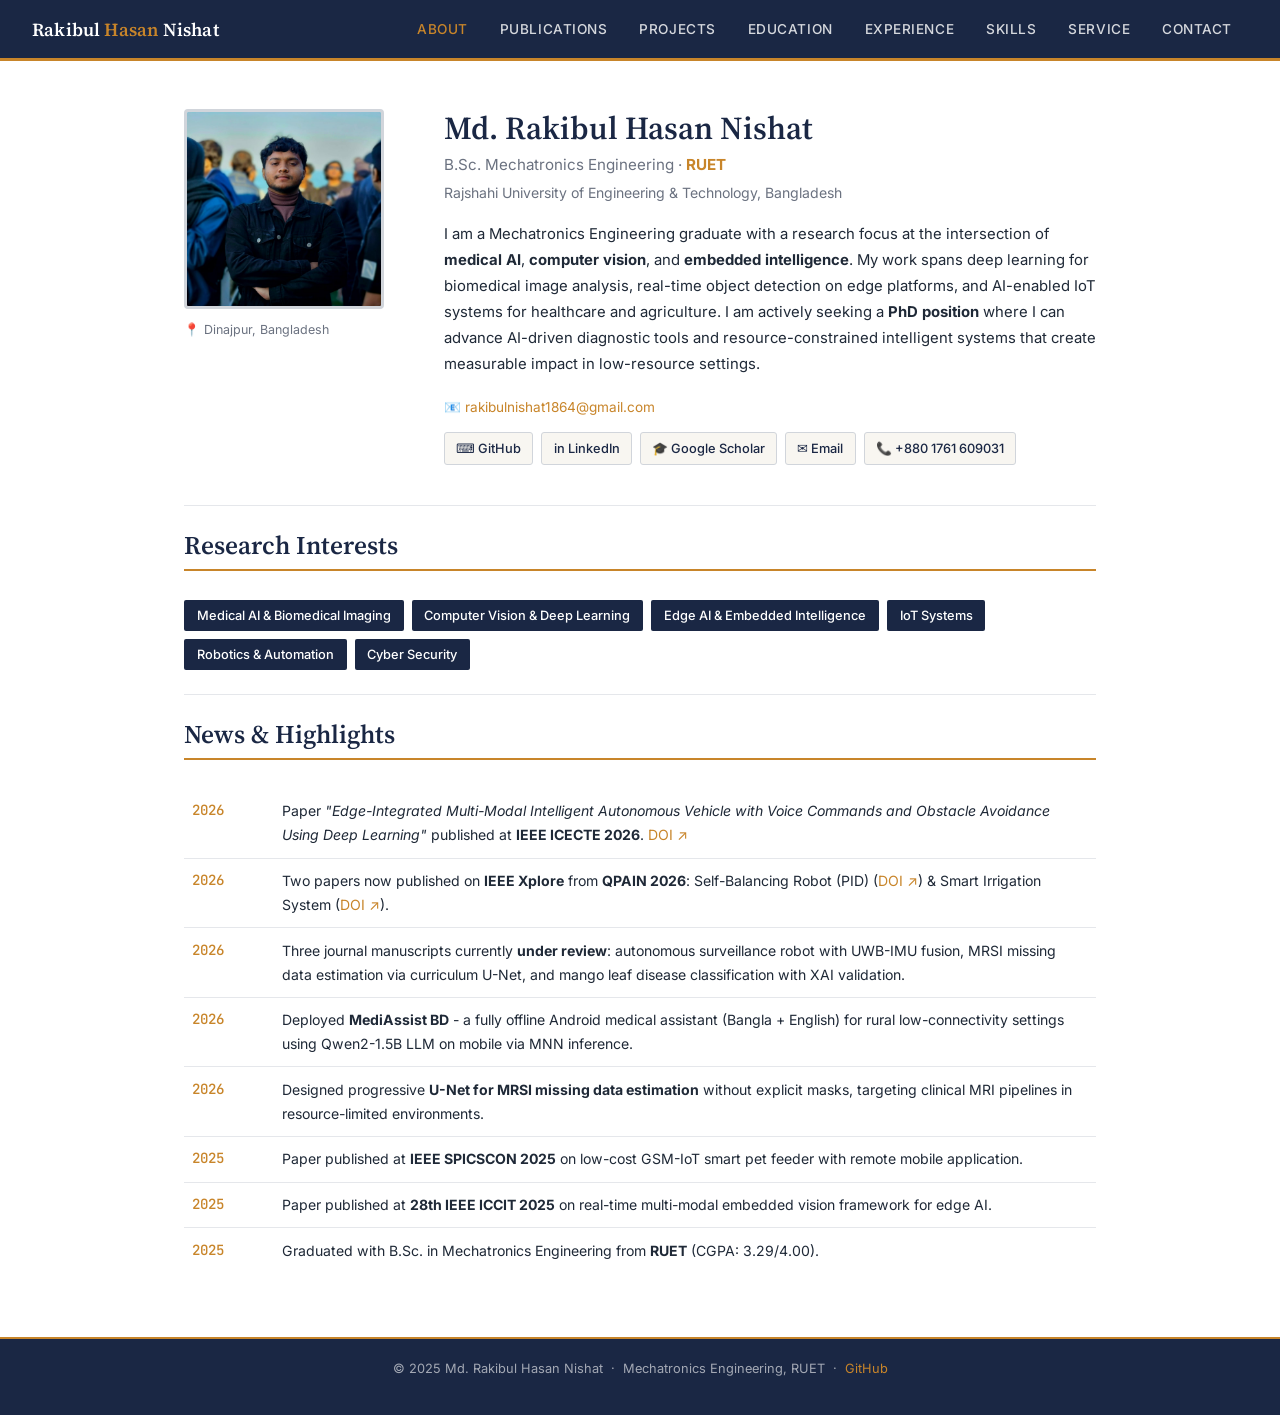
<file: index.html>
<!DOCTYPE html>
<html lang="en">
<head>
  <meta charset="utf-8">
  <meta name="viewport" content="width=device-width, initial-scale=1, shrink-to-fit=no">
  <title>Md. Rakibul Hasan Nishat</title>
  <link rel="stylesheet" href="https://stackpath.bootstrapcdn.com/bootstrap/4.5.2/css/bootstrap.min.css">
  <link rel="stylesheet" href="style.css">
</head>
<body>

<nav class="navbar navbar-expand-md navbar-dark sticky-top">
  <a class="navbar-brand" href="index.html">Rakibul <span>Hasan</span> Nishat</a>
  <button class="navbar-toggler" type="button" data-toggle="collapse" data-target="#navMenu">
    <span class="navbar-toggler-icon"></span>
  </button>
  <div class="collapse navbar-collapse" id="navMenu">
    <ul class="navbar-nav ml-auto">
      <li class="nav-item"><a class="nav-link active" href="index.html">About</a></li>
      <li class="nav-item"><a class="nav-link" href="publications.html">Publications</a></li>
      <li class="nav-item"><a class="nav-link" href="projects.html">Projects</a></li>
      <li class="nav-item"><a class="nav-link" href="education.html">Education</a></li>
      <li class="nav-item"><a class="nav-link" href="experience.html">Experience</a></li>
      <li class="nav-item"><a class="nav-link" href="skills.html">Skills</a></li>
      <li class="nav-item"><a class="nav-link" href="service.html">Service</a></li>
      <li class="nav-item"><a class="nav-link" href="contact.html">Contact</a></li>
    </ul>
  </div>
</nav>

<div class="page-wrapper">

  <!-- HERO -->
  <div class="hero-grid">
    <div class="hero-photo">
      <!-- Replace src with your actual photo: <img src="images/photo.jpg" alt="Rakibul Hasan Nishat"> -->
      <img src="photo.jpeg" alt="Rakibul Hasan Nishat">
      <div style="margin-top:0.75rem; font-size:0.78rem; color:var(--gray); line-height:1.5;">
        📍 Dinajpur, Bangladesh
      </div>
    </div>

    <div class="hero-info">
      <h1>Md. Rakibul Hasan Nishat</h1>
      <div class="role">B.Sc. Mechatronics Engineering · <strong>RUET</strong></div>
      <div class="affil">Rajshahi University of Engineering &amp; Technology, Bangladesh</div>

      <p class="bio">
        I am a Mechatronics Engineering graduate with a research focus at the intersection of
        <strong>medical AI</strong>, <strong>computer vision</strong>, and <strong>embedded intelligence</strong>.
        My work spans deep learning for biomedical image analysis, real-time object detection on edge
        platforms, and AI-enabled IoT systems for healthcare and agriculture.
        I am actively seeking a <strong>PhD position</strong> where I can advance AI-driven diagnostic
        tools and resource-constrained intelligent systems that create measurable impact in
        low-resource settings.
      </p>

      <p style="font-size:0.85rem; color:var(--gray); margin-bottom:0.8rem;">
        📧 <a href="mailto:rakibulnishat1864@gmail.com" style="color:var(--amber);">rakibulnishat1864@gmail.com</a>
      </p>

      <div class="social-links">
        <a href="https://github.com/rakibulnishat" target="_blank">⌨ GitHub</a>
        <a href="https://linkedin.com/in/rakibul-hasan-nishat-8a9907200" target="_blank">in LinkedIn</a>
        <a href="https://scholar.google.com/citations?user=VxEjSdcAAAAJ&hl=en" target="_blank">🎓 Google Scholar</a>
        <a href="mailto:rakibulnishat1864@gmail.com">✉ Email</a>
        <a href="tel:+8801761609031">📞 +880 1761 609031</a>
      </div>
    </div>
  </div>

  <hr class="sec">

  <!-- RESEARCH INTERESTS -->
  <h2 class="page-title">Research Interests</h2>
  <div class="ri-grid">
    <span class="ri-pill">Medical AI &amp; Biomedical Imaging</span>
    <span class="ri-pill">Computer Vision &amp; Deep Learning</span>
    <span class="ri-pill">Edge AI &amp; Embedded Intelligence</span>
    <span class="ri-pill">IoT Systems</span>
    <span class="ri-pill">Robotics &amp; Automation</span>
    <span class="ri-pill">Cyber Security</span>
  </div>

  <hr class="sec">

  <!-- LATEST NEWS / HIGHLIGHTS -->
  <h2 class="page-title">News &amp; Highlights</h2>
  <table class="news-table">
    <tr>
      <td class="news-date">2026</td>
      <td>Paper <em>"Edge-Integrated Multi-Modal Intelligent Autonomous Vehicle with Voice Commands and Obstacle Avoidance Using Deep Learning"</em> published at <strong>IEEE ICECTE 2026</strong>. <a href="https://ieeexplore.ieee.org/document/11429330" target="_blank" style="color:var(--amber);">DOI ↗</a></td>
    </tr>
    <tr>
      <td class="news-date">2026</td>
      <td>Two papers now published on <strong>IEEE Xplore</strong> from <strong>QPAIN 2026</strong>: Self-Balancing Robot (PID) (<a href="https://doi.org/10.1109/QPAIN69676.2026.11545734" target="_blank" style="color:var(--amber);">DOI ↗</a>) &amp; Smart Irrigation System (<a href="https://doi.org/10.1109/QPAIN69676.2026.11546249" target="_blank" style="color:var(--amber);">DOI ↗</a>).</td>
    </tr>
    <tr>
      <td class="news-date">2026</td>
      <td>Three journal manuscripts currently <strong>under review</strong>: autonomous surveillance robot with UWB-IMU fusion, MRSI missing data estimation via curriculum U-Net, and mango leaf disease classification with XAI validation.</td>
    </tr>
    <tr>
      <td class="news-date">2026</td>
      <td>Deployed <strong>MediAssist BD</strong> - a fully offline Android medical assistant (Bangla + English) for rural low-connectivity settings using Qwen2-1.5B LLM on mobile via MNN inference.</td>
    </tr>
    <tr>
      <td class="news-date">2026</td>
      <td>Designed progressive <strong>U-Net for MRSI missing data estimation</strong> without explicit masks, targeting clinical MRI pipelines in resource-limited environments.</td>
    </tr>
    <tr>
      <td class="news-date">2025</td>
      <td>Paper published at <strong>IEEE SPICSCON 2025</strong> on low-cost GSM-IoT smart pet feeder with remote mobile application.</td>
    </tr>
    <tr>
      <td class="news-date">2025</td>
      <td>Paper published at <strong>28th IEEE ICCIT 2025</strong> on real-time multi-modal embedded vision framework for edge AI.</td>
    </tr>
    <tr>
      <td class="news-date">2025</td>
      <td>Graduated with B.Sc. in Mechatronics Engineering from <strong>RUET</strong> (CGPA: 3.29/4.00).</td>
    </tr>
  </table>

</div>

<footer>
  <p>© 2025 Md. Rakibul Hasan Nishat &nbsp;·&nbsp; Mechatronics Engineering, RUET &nbsp;·&nbsp;
    <a href="https://github.com/rakibulnishat" target="_blank">GitHub</a>
  </p>
</footer>

<script src="https://code.jquery.com/jquery-3.5.1.slim.min.js"></script>
<script src="https://cdn.jsdelivr.net/npm/bootstrap@4.5.2/dist/js/bootstrap.bundle.min.js"></script>
</body>
</html>
</file>
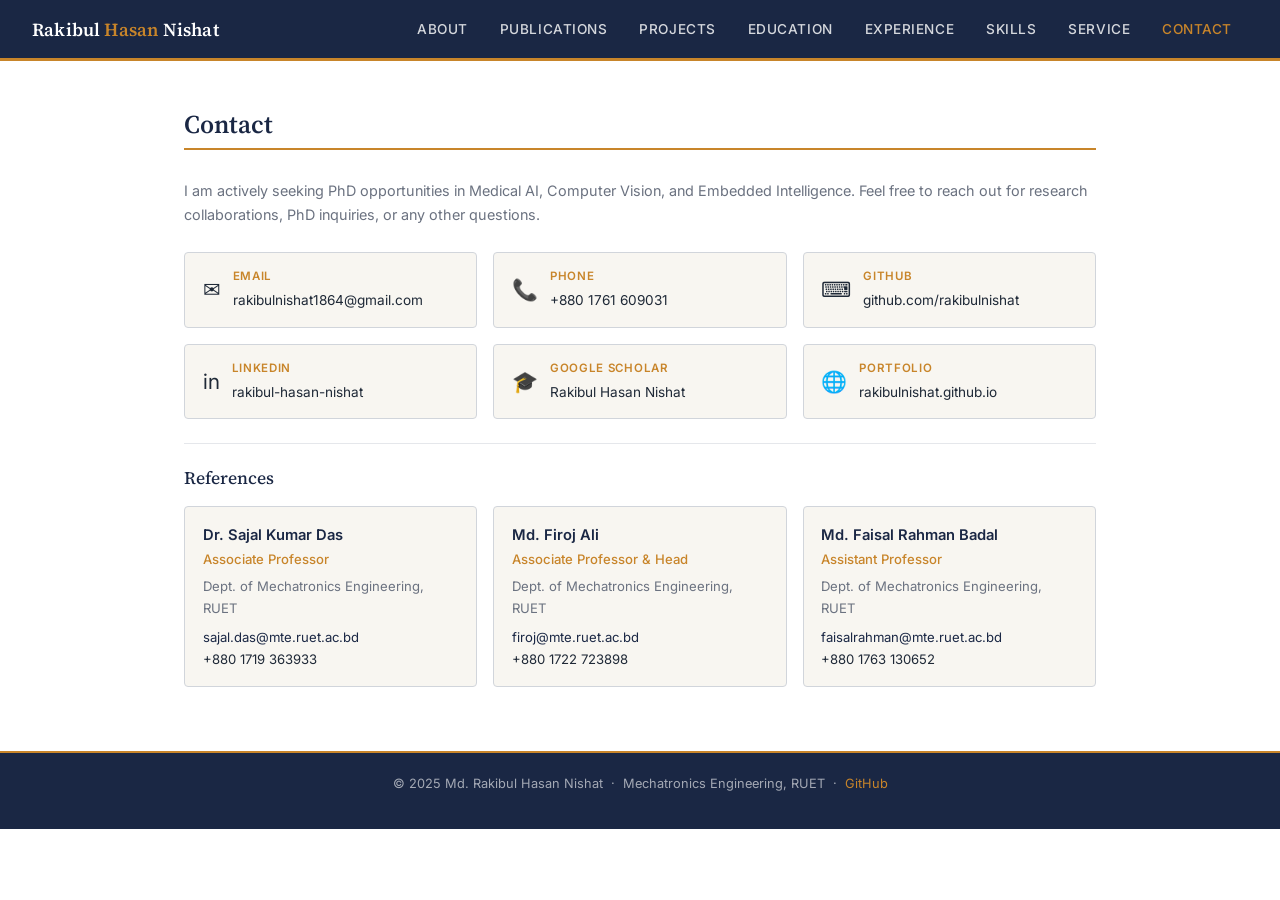
<file: contact.html>
<!DOCTYPE html>
<html lang="en">
<head>
  <meta charset="utf-8">
  <meta name="viewport" content="width=device-width, initial-scale=1, shrink-to-fit=no">
  <title>Contact — Rakibul Hasan Nishat</title>
  <link rel="stylesheet" href="https://stackpath.bootstrapcdn.com/bootstrap/4.5.2/css/bootstrap.min.css">
  <link rel="stylesheet" href="style.css">
</head>
<body>

<nav class="navbar navbar-expand-md navbar-dark sticky-top">
  <a class="navbar-brand" href="index.html">Rakibul <span>Hasan</span> Nishat</a>
  <button class="navbar-toggler" type="button" data-toggle="collapse" data-target="#navMenu">
    <span class="navbar-toggler-icon"></span>
  </button>
  <div class="collapse navbar-collapse" id="navMenu">
    <ul class="navbar-nav ml-auto">
      <li class="nav-item"><a class="nav-link" href="index.html">About</a></li>
      <li class="nav-item"><a class="nav-link" href="publications.html">Publications</a></li>
      <li class="nav-item"><a class="nav-link" href="projects.html">Projects</a></li>
      <li class="nav-item"><a class="nav-link" href="education.html">Education</a></li>
      <li class="nav-item"><a class="nav-link" href="experience.html">Experience</a></li>
      <li class="nav-item"><a class="nav-link" href="skills.html">Skills</a></li>
      <li class="nav-item"><a class="nav-link" href="service.html">Service</a></li>
      <li class="nav-item"><a class="nav-link active" href="contact.html">Contact</a></li>
    </ul>
  </div>
</nav>

<div class="page-wrapper">
  <h2 class="page-title">Contact</h2>
  <p style="font-size:0.9rem; color:var(--gray); margin-bottom:1.5rem;">
    I am actively seeking PhD opportunities in Medical AI, Computer Vision, and Embedded Intelligence.
    Feel free to reach out for research collaborations, PhD inquiries, or any other questions.
  </p>

  <div class="contact-grid">
    <a class="contact-card" href="mailto:rakibulnishat1864@gmail.com">
      <span class="cc-icon">✉</span>
      <div>
        <span class="cc-label">Email</span>
        <span class="cc-value">rakibulnishat1864@gmail.com</span>
      </div>
    </a>
    <a class="contact-card" href="tel:+8801761609031">
      <span class="cc-icon">📞</span>
      <div>
        <span class="cc-label">Phone</span>
        <span class="cc-value">+880 1761 609031</span>
      </div>
    </a>
    <a class="contact-card" href="https://github.com/rakibulnishat" target="_blank">
      <span class="cc-icon">⌨</span>
      <div>
        <span class="cc-label">GitHub</span>
        <span class="cc-value">github.com/rakibulnishat</span>
      </div>
    </a>
    <a class="contact-card" href="https://linkedin.com/in/rakibul-hasan-nishat-8a9907200" target="_blank">
      <span class="cc-icon">in</span>
      <div>
        <span class="cc-label">LinkedIn</span>
        <span class="cc-value">rakibul-hasan-nishat</span>
      </div>
    </a>
    <a class="contact-card" href="https://scholar.google.com/citations?user=VxEjSdcAAAAJ&hl=en" target="_blank">
      <span class="cc-icon">🎓</span>
      <div>
        <span class="cc-label">Google Scholar</span>
        <span class="cc-value">Rakibul Hasan Nishat</span>
      </div>
    </a>
    <a class="contact-card" href="https://rakibulnishat.github.io" target="_blank">
      <span class="cc-icon">🌐</span>
      <div>
        <span class="cc-label">Portfolio</span>
        <span class="cc-value">rakibulnishat.github.io</span>
      </div>
    </a>
  </div>

  <hr class="sec">
  <h3 style="font-family:'Source Serif 4',serif; font-size:1.1rem; color:var(--navy); margin-bottom:1rem;">References</h3>

  <div style="display:grid; grid-template-columns:repeat(auto-fill,minmax(260px,1fr)); gap:1rem;">
    <div style="background:var(--cream); border:1px solid var(--border); border-radius:4px; padding:1rem 1.1rem;">
      <div style="font-weight:600; color:var(--navy); font-size:0.92rem;">Dr. Sajal Kumar Das</div>
      <div style="font-size:0.82rem; color:var(--amber); font-weight:500; margin-bottom:0.3rem;">Associate Professor</div>
      <div style="font-size:0.82rem; color:var(--gray);">Dept. of Mechatronics Engineering, RUET</div>
      <div style="font-size:0.82rem; margin-top:0.4rem;">
        <a href="mailto:sajal.das@mte.ruet.ac.bd" style="color:var(--navy);">sajal.das@mte.ruet.ac.bd</a><br>
        +880 1719 363933
      </div>
    </div>
    <div style="background:var(--cream); border:1px solid var(--border); border-radius:4px; padding:1rem 1.1rem;">
      <div style="font-weight:600; color:var(--navy); font-size:0.92rem;">Md. Firoj Ali</div>
      <div style="font-size:0.82rem; color:var(--amber); font-weight:500; margin-bottom:0.3rem;">Associate Professor &amp; Head</div>
      <div style="font-size:0.82rem; color:var(--gray);">Dept. of Mechatronics Engineering, RUET</div>
      <div style="font-size:0.82rem; margin-top:0.4rem;">
        <a href="mailto:firoj@mte.ruet.ac.bd" style="color:var(--navy);">firoj@mte.ruet.ac.bd</a><br>
        +880 1722 723898
      </div>
    </div>
    <div style="background:var(--cream); border:1px solid var(--border); border-radius:4px; padding:1rem 1.1rem;">
      <div style="font-weight:600; color:var(--navy); font-size:0.92rem;">Md. Faisal Rahman Badal</div>
      <div style="font-size:0.82rem; color:var(--amber); font-weight:500; margin-bottom:0.3rem;">Assistant Professor</div>
      <div style="font-size:0.82rem; color:var(--gray);">Dept. of Mechatronics Engineering, RUET</div>
      <div style="font-size:0.82rem; margin-top:0.4rem;">
        <a href="mailto:faisalrahman@mte.ruet.ac.bd" style="color:var(--navy);">faisalrahman@mte.ruet.ac.bd</a><br>
        +880 1763 130652
      </div>
    </div>
  </div>
</div>

<footer>
  <p>© 2025 Md. Rakibul Hasan Nishat &nbsp;·&nbsp; Mechatronics Engineering, RUET &nbsp;·&nbsp;
    <a href="https://github.com/rakibulnishat" target="_blank">GitHub</a>
  </p>
</footer>

<script src="https://code.jquery.com/jquery-3.5.1.slim.min.js"></script>
<script src="https://cdn.jsdelivr.net/npm/bootstrap@4.5.2/dist/js/bootstrap.bundle.min.js"></script>
</body>
</html>
</file>
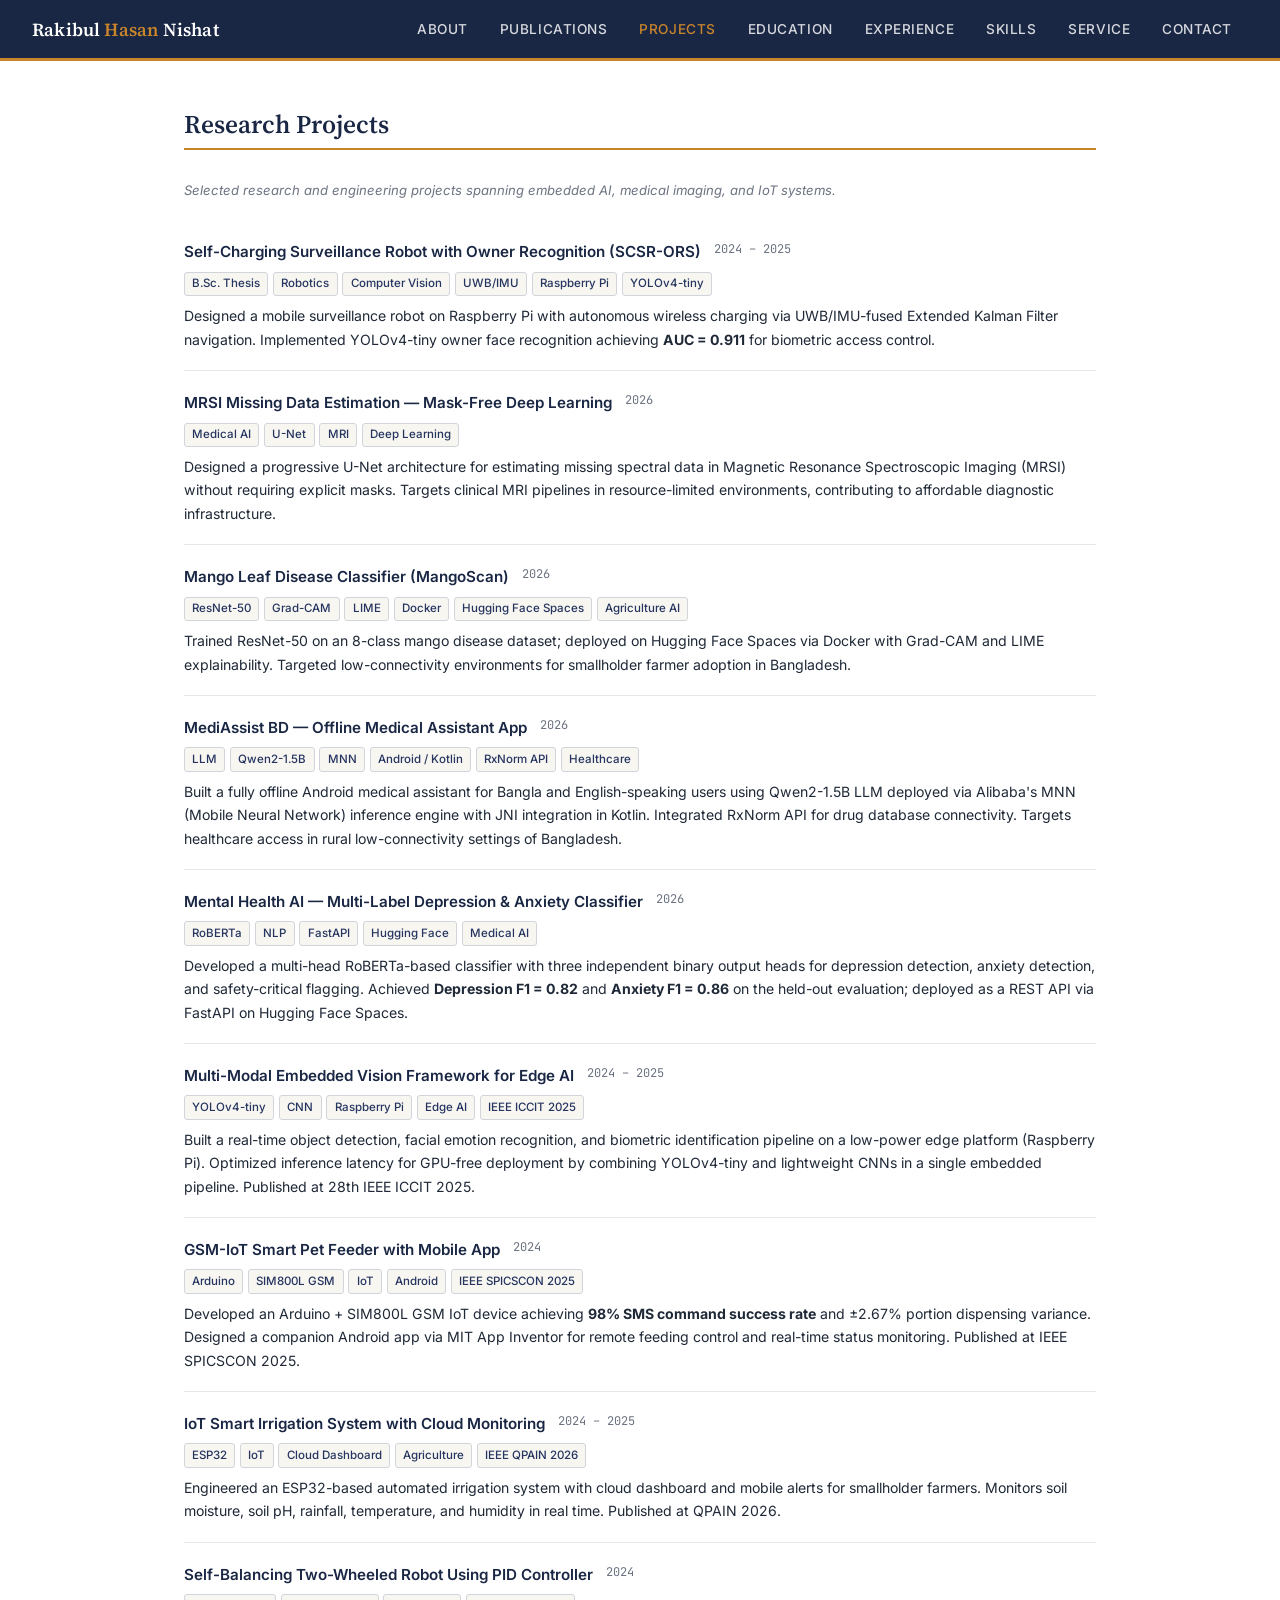
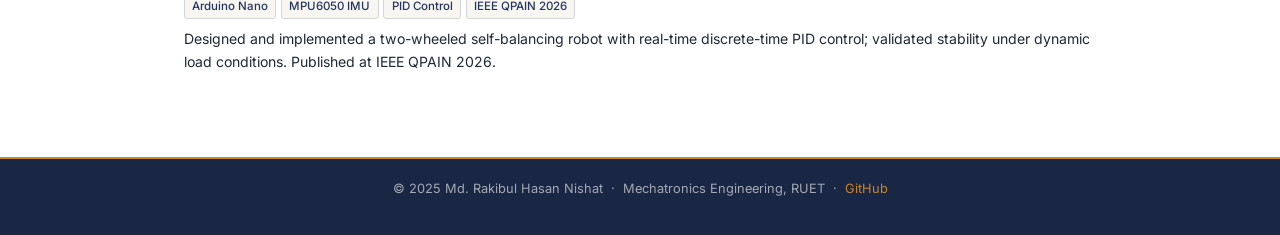
<file: projects.html>
<!DOCTYPE html>
<html lang="en">
<head>
  <meta charset="utf-8">
  <meta name="viewport" content="width=device-width, initial-scale=1, shrink-to-fit=no">
  <title>Projects — Rakibul Hasan Nishat</title>
  <link rel="stylesheet" href="https://stackpath.bootstrapcdn.com/bootstrap/4.5.2/css/bootstrap.min.css">
  <link rel="stylesheet" href="style.css">
</head>
<body>

<nav class="navbar navbar-expand-md navbar-dark sticky-top">
  <a class="navbar-brand" href="index.html">Rakibul <span>Hasan</span> Nishat</a>
  <button class="navbar-toggler" type="button" data-toggle="collapse" data-target="#navMenu">
    <span class="navbar-toggler-icon"></span>
  </button>
  <div class="collapse navbar-collapse" id="navMenu">
    <ul class="navbar-nav ml-auto">
      <li class="nav-item"><a class="nav-link" href="index.html">About</a></li>
      <li class="nav-item"><a class="nav-link" href="publications.html">Publications</a></li>
      <li class="nav-item"><a class="nav-link active" href="projects.html">Projects</a></li>
      <li class="nav-item"><a class="nav-link" href="education.html">Education</a></li>
      <li class="nav-item"><a class="nav-link" href="experience.html">Experience</a></li>
      <li class="nav-item"><a class="nav-link" href="skills.html">Skills</a></li>
      <li class="nav-item"><a class="nav-link" href="service.html">Service</a></li>
      <li class="nav-item"><a class="nav-link" href="contact.html">Contact</a></li>
    </ul>
  </div>
</nav>

<div class="page-wrapper">
  <h2 class="page-title">Research Projects</h2>
  <p class="section-sub">Selected research and engineering projects spanning embedded AI, medical imaging, and IoT systems.</p>

  <!-- Thesis -->
  <div class="project-item">
    <div class="project-header">
      <span class="project-title">Self-Charging Surveillance Robot with Owner Recognition (SCSR-ORS)</span>
      <span class="project-year">2024 – 2025</span>
    </div>
    <div class="project-tags">
      <span class="tag">B.Sc. Thesis</span>
      <span class="tag">Robotics</span>
      <span class="tag">Computer Vision</span>
      <span class="tag">UWB/IMU</span>
      <span class="tag">Raspberry Pi</span>
      <span class="tag">YOLOv4-tiny</span>
    </div>
    <div class="project-desc">
      Designed a mobile surveillance robot on Raspberry Pi with autonomous wireless charging via
      UWB/IMU-fused Extended Kalman Filter navigation. Implemented YOLOv4-tiny owner face
      recognition achieving <strong>AUC = 0.911</strong> for biometric access control.
    </div>
  </div>

  <!-- MRSI -->
  <div class="project-item">
    <div class="project-header">
      <span class="project-title">MRSI Missing Data Estimation — Mask-Free Deep Learning</span>
      <span class="project-year">2026</span>
    </div>
    <div class="project-tags">
      <span class="tag">Medical AI</span>
      <span class="tag">U-Net</span>
      <span class="tag">MRI</span>
      <span class="tag">Deep Learning</span>
    </div>
    <div class="project-desc">
      Designed a progressive U-Net architecture for estimating missing spectral data in Magnetic
      Resonance Spectroscopic Imaging (MRSI) without requiring explicit masks. Targets clinical
      MRI pipelines in resource-limited environments, contributing to affordable diagnostic infrastructure.
    </div>
  </div>

  <!-- MangoScan -->
  <div class="project-item">
    <div class="project-header">
      <span class="project-title">Mango Leaf Disease Classifier (MangoScan)</span>
      <span class="project-year">2026</span>
    </div>
    <div class="project-tags">
      <span class="tag">ResNet-50</span>
      <span class="tag">Grad-CAM</span>
      <span class="tag">LIME</span>
      <span class="tag">Docker</span>
      <span class="tag">Hugging Face Spaces</span>
      <span class="tag">Agriculture AI</span>
    </div>
    <div class="project-desc">
      Trained ResNet-50 on an 8-class mango disease dataset; deployed on Hugging Face Spaces via
      Docker with Grad-CAM and LIME explainability. Targeted low-connectivity environments for
      smallholder farmer adoption in Bangladesh.
    </div>
  </div>

  <!-- MediAssist BD -->
  <div class="project-item">
    <div class="project-header">
      <span class="project-title">MediAssist BD — Offline Medical Assistant App</span>
      <span class="project-year">2026</span>
    </div>
    <div class="project-tags">
      <span class="tag">LLM</span>
      <span class="tag">Qwen2-1.5B</span>
      <span class="tag">MNN</span>
      <span class="tag">Android / Kotlin</span>
      <span class="tag">RxNorm API</span>
      <span class="tag">Healthcare</span>
    </div>
    <div class="project-desc">
      Built a fully offline Android medical assistant for Bangla and English-speaking users using
      Qwen2-1.5B LLM deployed via Alibaba's MNN (Mobile Neural Network) inference engine with JNI
      integration in Kotlin. Integrated RxNorm API for drug database connectivity. Targets
      healthcare access in rural low-connectivity settings of Bangladesh.
    </div>
  </div>

  <!-- Mental Health AI -->
  <div class="project-item">
    <div class="project-header">
      <span class="project-title">Mental Health AI — Multi-Label Depression &amp; Anxiety Classifier</span>
      <span class="project-year">2026</span>
    </div>
    <div class="project-tags">
      <span class="tag">RoBERTa</span>
      <span class="tag">NLP</span>
      <span class="tag">FastAPI</span>
      <span class="tag">Hugging Face</span>
      <span class="tag">Medical AI</span>
    </div>
    <div class="project-desc">
      Developed a multi-head RoBERTa-based classifier with three independent binary output heads
      for depression detection, anxiety detection, and safety-critical flagging. Achieved
      <strong>Depression F1 = 0.82</strong> and <strong>Anxiety F1 = 0.86</strong> on the
      held-out evaluation; deployed as a REST API via FastAPI on Hugging Face Spaces.
    </div>
  </div>

  <!-- Edge AI -->
  <div class="project-item">
    <div class="project-header">
      <span class="project-title">Multi-Modal Embedded Vision Framework for Edge AI</span>
      <span class="project-year">2024 – 2025</span>
    </div>
    <div class="project-tags">
      <span class="tag">YOLOv4-tiny</span>
      <span class="tag">CNN</span>
      <span class="tag">Raspberry Pi</span>
      <span class="tag">Edge AI</span>
      <span class="tag">IEEE ICCIT 2025</span>
    </div>
    <div class="project-desc">
      Built a real-time object detection, facial emotion recognition, and biometric identification
      pipeline on a low-power edge platform (Raspberry Pi). Optimized inference latency for
      GPU-free deployment by combining YOLOv4-tiny and lightweight CNNs in a single embedded pipeline.
      Published at 28th IEEE ICCIT 2025.
    </div>
  </div>

  <!-- GSM Pet Feeder -->
  <div class="project-item">
    <div class="project-header">
      <span class="project-title">GSM-IoT Smart Pet Feeder with Mobile App</span>
      <span class="project-year">2024</span>
    </div>
    <div class="project-tags">
      <span class="tag">Arduino</span>
      <span class="tag">SIM800L GSM</span>
      <span class="tag">IoT</span>
      <span class="tag">Android</span>
      <span class="tag">IEEE SPICSCON 2025</span>
    </div>
    <div class="project-desc">
      Developed an Arduino + SIM800L GSM IoT device achieving <strong>98% SMS command success
      rate</strong> and ±2.67% portion dispensing variance. Designed a companion Android app via
      MIT App Inventor for remote feeding control and real-time status monitoring.
      Published at IEEE SPICSCON 2025.
    </div>
  </div>

  <!-- Irrigation -->
  <div class="project-item">
    <div class="project-header">
      <span class="project-title">IoT Smart Irrigation System with Cloud Monitoring</span>
      <span class="project-year">2024 – 2025</span>
    </div>
    <div class="project-tags">
      <span class="tag">ESP32</span>
      <span class="tag">IoT</span>
      <span class="tag">Cloud Dashboard</span>
      <span class="tag">Agriculture</span>
      <span class="tag">IEEE QPAIN 2026</span>
    </div>
    <div class="project-desc">
      Engineered an ESP32-based automated irrigation system with cloud dashboard and mobile alerts
      for smallholder farmers. Monitors soil moisture, soil pH, rainfall, temperature, and humidity
      in real time. Published at QPAIN 2026.
    </div>
  </div>

  <!-- Self-Balancing Robot -->
  <div class="project-item">
    <div class="project-header">
      <span class="project-title">Self-Balancing Two-Wheeled Robot Using PID Controller</span>
      <span class="project-year">2024</span>
    </div>
    <div class="project-tags">
      <span class="tag">Arduino Nano</span>
      <span class="tag">MPU6050 IMU</span>
      <span class="tag">PID Control</span>
      <span class="tag">IEEE QPAIN 2026</span>
    </div>
    <div class="project-desc">
      Designed and implemented a two-wheeled self-balancing robot with real-time discrete-time PID
      control; validated stability under dynamic load conditions. Published at IEEE QPAIN 2026.
    </div>
  </div>

</div>

<footer>
  <p>© 2025 Md. Rakibul Hasan Nishat &nbsp;·&nbsp; Mechatronics Engineering, RUET &nbsp;·&nbsp;
    <a href="https://github.com/rakibulnishat" target="_blank">GitHub</a>
  </p>
</footer>

<script src="https://code.jquery.com/jquery-3.5.1.slim.min.js"></script>
<script src="https://cdn.jsdelivr.net/npm/bootstrap@4.5.2/dist/js/bootstrap.bundle.min.js"></script>
</body>
</html>
</file>
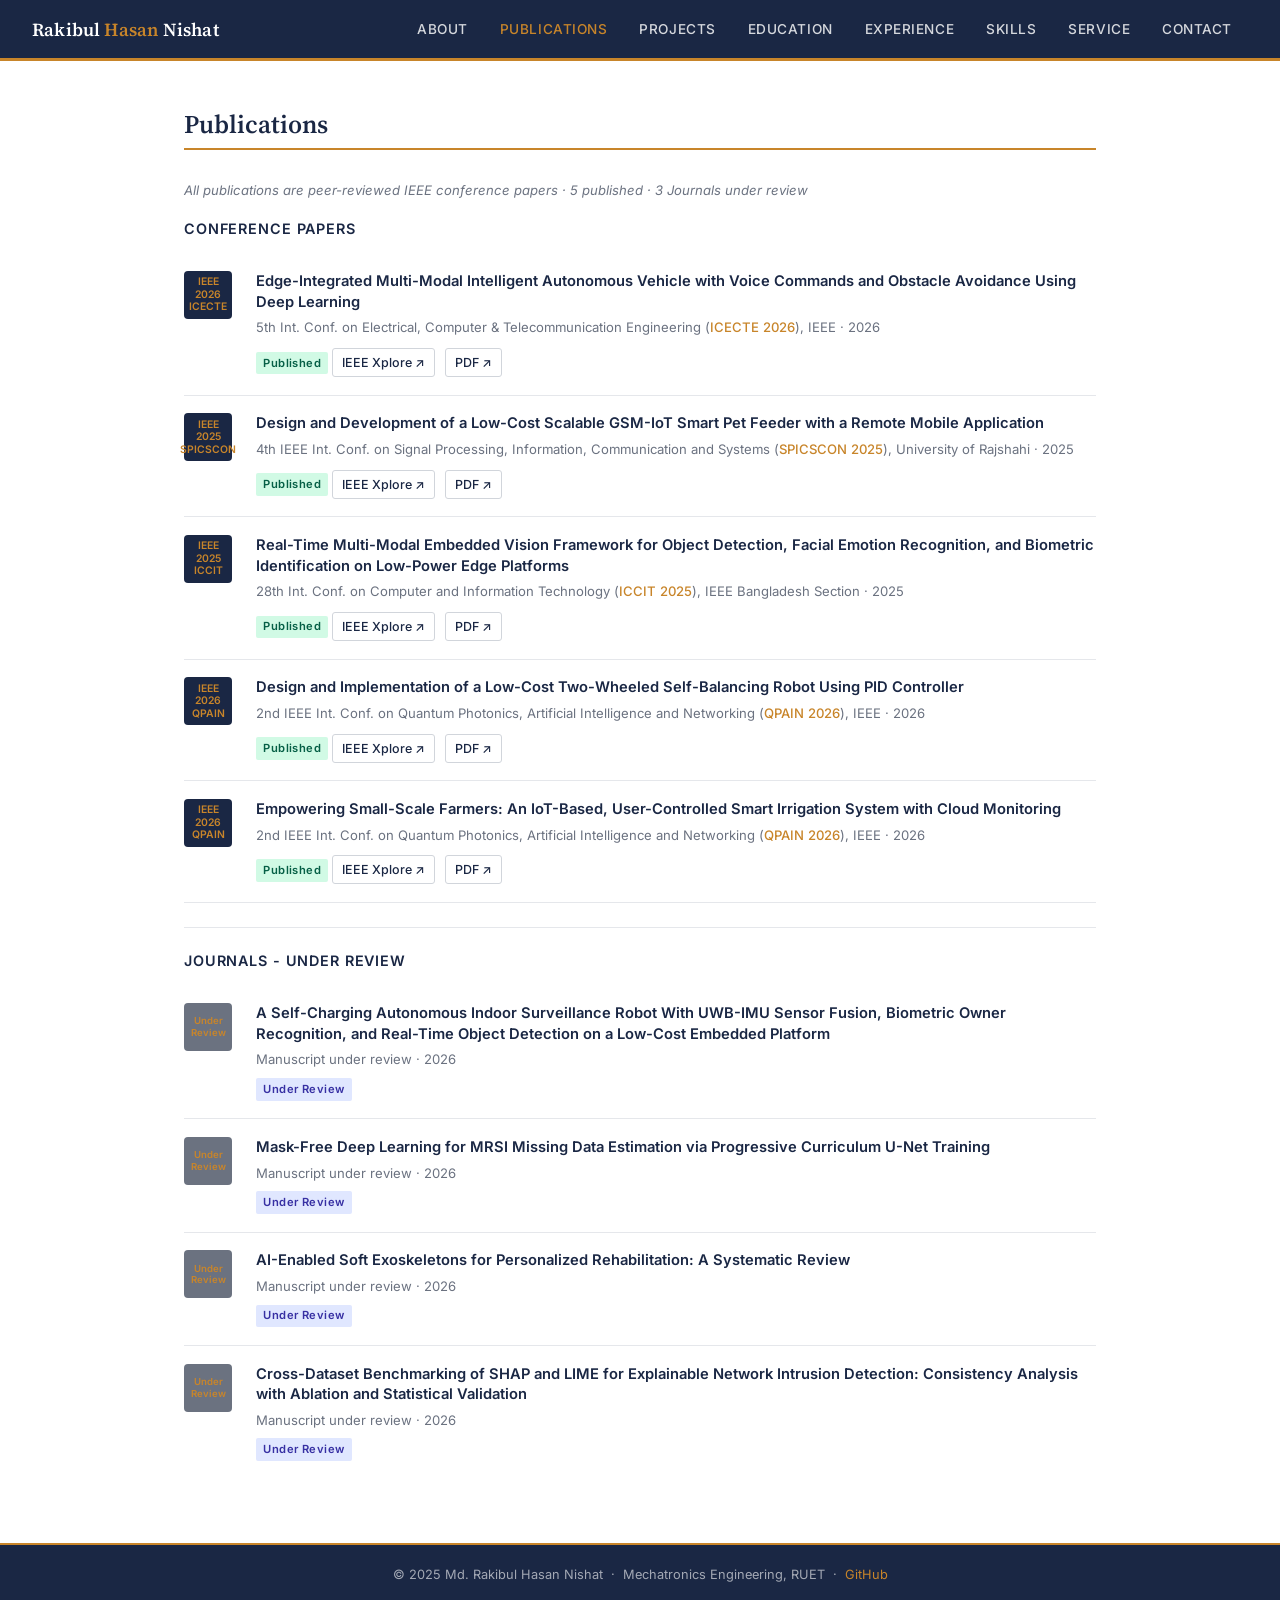
<file: publications.html>
<!DOCTYPE html>
<html lang="en">
<head>
  <meta charset="utf-8">
  <meta name="viewport" content="width=device-width, initial-scale=1, shrink-to-fit=no">
  <title>Publications — Rakibul Hasan Nishat</title>
  <link rel="stylesheet" href="https://stackpath.bootstrapcdn.com/bootstrap/4.5.2/css/bootstrap.min.css">
  <link rel="stylesheet" href="style.css">
</head>
<body>

<nav class="navbar navbar-expand-md navbar-dark sticky-top">
  <a class="navbar-brand" href="index.html">Rakibul <span>Hasan</span> Nishat</a>
  <button class="navbar-toggler" type="button" data-toggle="collapse" data-target="#navMenu">
    <span class="navbar-toggler-icon"></span>
  </button>
  <div class="collapse navbar-collapse" id="navMenu">
    <ul class="navbar-nav ml-auto">
      <li class="nav-item"><a class="nav-link" href="index.html">About</a></li>
      <li class="nav-item"><a class="nav-link active" href="publications.html">Publications</a></li>
      <li class="nav-item"><a class="nav-link" href="projects.html">Projects</a></li>
      <li class="nav-item"><a class="nav-link" href="education.html">Education</a></li>
      <li class="nav-item"><a class="nav-link" href="experience.html">Experience</a></li>
      <li class="nav-item"><a class="nav-link" href="skills.html">Skills</a></li>
      <li class="nav-item"><a class="nav-link" href="service.html">Service</a></li>
      <li class="nav-item"><a class="nav-link" href="contact.html">Contact</a></li>
    </ul>
  </div>
</nav>

<div class="page-wrapper">
  <h2 class="page-title">Publications</h2>
  <p class="section-sub">All publications are peer-reviewed IEEE conference papers · 5 published · 3 Journals under review</p>

  <!-- PUBLISHED -->
  <h5 style="color:var(--navy); font-weight:600; margin-bottom:1rem; font-size:0.9rem; text-transform:uppercase; letter-spacing:0.06em;">Conference Papers</h5>

  <div class="pub-item">
    <div class="pub-badge">IEEE<br>2026<br>ICECTE</div>
    <div class="pub-body">
      <div class="pub-title">Edge-Integrated Multi-Modal Intelligent Autonomous Vehicle with Voice Commands and Obstacle Avoidance Using Deep Learning</div>
      <div class="pub-venue">5th Int. Conf. on Electrical, Computer &amp; Telecommunication Engineering (<em>ICECTE 2026</em>), IEEE · 2026</div>
      <div class="pub-links">
        <span class="pub-status-badge badge-published">Published</span>
        <a href="https://ieeexplore.ieee.org/document/11429330" target="_blank">IEEE Xplore ↗</a>
        <a href="https://www.researchgate.net/publication/407094534_Edge-Integrated_Multi-Modal_Intelligent_Autonomous_Vehicle_with_Voice_Commands_and_Obstacle_Avoidance_Using_Deep_Learning" target="_blank">PDF ↗</a>
      </div>
    </div>
  </div>

  <div class="pub-item">
    <div class="pub-badge">IEEE<br>2025<br>SPICSCON</div>
    <div class="pub-body">
      <div class="pub-title">Design and Development of a Low-Cost Scalable GSM-IoT Smart Pet Feeder with a Remote Mobile Application</div>
      <div class="pub-venue">4th IEEE Int. Conf. on Signal Processing, Information, Communication and Systems (<em>SPICSCON 2025</em>), University of Rajshahi · 2025</div>
      <div class="pub-links">
        <span class="pub-status-badge badge-published">Published</span>
        <a href="https://ieeexplore.ieee.org/document/11504158" target="_blank">IEEE Xplore ↗</a>
        <a href="https://arxiv.org/pdf/2601.08394" target="_blank">PDF ↗</a>
      </div>
    </div>
  </div>

  <div class="pub-item">
    <div class="pub-badge">IEEE<br>2025<br>ICCIT</div>
    <div class="pub-body">
      <div class="pub-title">Real-Time Multi-Modal Embedded Vision Framework for Object Detection, Facial Emotion Recognition, and Biometric Identification on Low-Power Edge Platforms</div>
      <div class="pub-venue">28th Int. Conf. on Computer and Information Technology (<em>ICCIT 2025</em>), IEEE Bangladesh Section · 2025</div>
      <div class="pub-links">
        <span class="pub-status-badge badge-published">Published</span>
        <a href="https://ieeexplore.ieee.org/document/11490265" target="_blank">IEEE Xplore ↗</a>
        <a href="https://arxiv.org/pdf/2601.11970" target="_blank">PDF ↗</a>
      </div>
    </div>
  </div>

  <div class="pub-item">
    <div class="pub-badge">IEEE<br>2026<br>QPAIN</div>
    <div class="pub-body">
      <div class="pub-title">Design and Implementation of a Low-Cost Two-Wheeled Self-Balancing Robot Using PID Controller</div>
      <div class="pub-venue">2nd IEEE Int. Conf. on Quantum Photonics, Artificial Intelligence and Networking (<em>QPAIN 2026</em>), IEEE · 2026</div>
      <div class="pub-links">
        <span class="pub-status-badge badge-published">Published</span>
        <a href="https://ieeexplore.ieee.org/document/11545734" target="_blank">IEEE Xplore ↗</a>
        <a href="https://www.researchgate.net/profile/Md-Rakibul-Hasan-Nishat/publication/406360757_Design_and_Implementation_of_a_Low-Cost_Two-Wheeled_Self-Balancing_Robot_Using_PID_Controller/links/6a26688cacb3fc46368bdc31/Design-and-Implementation-of-a-Low-Cost-Two-Wheeled-Self-Balancing-Robot-Using-PID-Controller.pdf" target="_blank">PDF ↗</a>
      </div>
    </div>
  </div>

  <div class="pub-item">
    <div class="pub-badge">IEEE<br>2026<br>QPAIN</div>
    <div class="pub-body">
      <div class="pub-title">Empowering Small-Scale Farmers: An IoT-Based, User-Controlled Smart Irrigation System with Cloud Monitoring</div>
      <div class="pub-venue">2nd IEEE Int. Conf. on Quantum Photonics, Artificial Intelligence and Networking (<em>QPAIN 2026</em>), IEEE · 2026</div>
      <div class="pub-links">
        <span class="pub-status-badge badge-published">Published</span>
        <a href="https://ieeexplore.ieee.org/document/11546249" target="_blank">IEEE Xplore ↗</a>
        <a href="https://www.researchgate.net/profile/Md-Rakibul-Hasan-Nishat/publication/406357688_Empowering_Small-Scale_Farmers_An_IoT-Based_User-Controlled_Smart_Irrigation_System_with_Cloud_Monitoring/links/6a266a7b83a9957d732bd333/Empowering-Small-Scale-Farmers-An-IoT-Based-User-Controlled-Smart-Irrigation-System-with-Cloud-Monitoring.pdf" target="_blank">PDF ↗</a>
      </div>
    </div>
  </div>

  <hr class="sec">

  <!-- UNDER REVIEW -->
  <h5 style="color:var(--navy); font-weight:600; margin-bottom:1rem; margin-top:1.5rem; font-size:0.9rem; text-transform:uppercase; letter-spacing:0.06em;">Journals - Under Review</h5>

  <div class="pub-item">
    <div class="pub-badge" style="background:var(--gray); font-size:0.6rem;">Under<br>Review</div>
    <div class="pub-body">
      <div class="pub-title">A Self-Charging Autonomous Indoor Surveillance Robot With UWB-IMU Sensor Fusion, Biometric Owner Recognition, and Real-Time Object Detection on a Low-Cost Embedded Platform</div>
      <div class="pub-venue" style="color:var(--gray);">Manuscript under review · 2026</div>
      <div class="pub-links">
        <span class="pub-status-badge" style="background:#e0e7ff; color:#3730a3;">Under Review</span>
      </div>
    </div>
  </div>

  <div class="pub-item">
    <div class="pub-badge" style="background:var(--gray); font-size:0.6rem;">Under<br>Review</div>
    <div class="pub-body">
      <div class="pub-title">Mask-Free Deep Learning for MRSI Missing Data Estimation via Progressive Curriculum U-Net Training</div>
      <div class="pub-venue" style="color:var(--gray);">Manuscript under review · 2026</div>
      <div class="pub-links">
        <span class="pub-status-badge" style="background:#e0e7ff; color:#3730a3;">Under Review</span>
      </div>
    </div>
  </div>

  <div class="pub-item">
    <div class="pub-badge" style="background:var(--gray); font-size:0.6rem;">Under<br>Review</div>
    <div class="pub-body">
      <div class="pub-title">AI-Enabled Soft Exoskeletons for Personalized Rehabilitation: A Systematic Review</div>
      <div class="pub-venue" style="color:var(--gray);">Manuscript under review · 2026</div>
      <div class="pub-links">
        <span class="pub-status-badge" style="background:#e0e7ff; color:#3730a3;">Under Review</span>
      </div>
    </div>
  </div>

  <div class="pub-item">
    <div class="pub-badge" style="background:var(--gray); font-size:0.6rem;">Under<br>Review</div>
    <div class="pub-body">
      <div class="pub-title">Cross-Dataset Benchmarking of SHAP and LIME for Explainable Network Intrusion Detection: Consistency Analysis with Ablation and Statistical Validation</div>
      <div class="pub-venue" style="color:var(--gray);">Manuscript under review · 2026</div>
      <div class="pub-links">
        <span class="pub-status-badge" style="background:#e0e7ff; color:#3730a3;">Under Review</span>
      </div>
    </div>
  </div>

</div>

<footer>
  <p>© 2025 Md. Rakibul Hasan Nishat &nbsp;·&nbsp; Mechatronics Engineering, RUET &nbsp;·&nbsp;
    <a href="https://github.com/rakibulnishat" target="_blank">GitHub</a>
  </p>
</footer>

<script src="https://code.jquery.com/jquery-3.5.1.slim.min.js"></script>
<script src="https://cdn.jsdelivr.net/npm/bootstrap@4.5.2/dist/js/bootstrap.bundle.min.js"></script>
</body>
</html>
</file>
<file: style.css>
/* ============================================
   Rakibul Hasan Nishat — Academic Portfolio
   Design: Clean academic + subtle tech feel
   Palette: Deep navy, warm white, amber accent
   ============================================ */

@import url('https://fonts.googleapis.com/css2?family=Source+Serif+4:ital,wght@0,300;0,400;0,600;1,400&family=Inter:wght@300;400;500;600&family=JetBrains+Mono:wght@400;500&display=swap');

:root {
  --navy:    #1a2744;
  --navy-lt: #253560;
  --amber:   #c8852a;
  --amber-lt:#e8a84a;
  --cream:   #f8f6f1;
  --white:   #ffffff;
  --gray:    #6b7280;
  --gray-lt: #e5e7eb;
  --text:    #1f2937;
  --border:  #d1d5db;
}

* { box-sizing: border-box; margin: 0; padding: 0; }

body {
  font-family: 'Inter', sans-serif;
  font-size: 15px;
  color: var(--text);
  background: var(--white);
  line-height: 1.7;
}

/* ---- NAVBAR ---- */
.navbar {
  background: var(--navy) !important;
  padding: 0 2rem;
  border-bottom: 3px solid var(--amber);
}
.navbar-brand {
  font-family: 'Source Serif 4', Georgia, serif;
  font-weight: 600;
  font-size: 1.15rem;
  color: var(--white) !important;
  letter-spacing: 0.01em;
}
.navbar-brand span {
  color: var(--amber);
}
.navbar-nav .nav-link {
  color: rgba(255,255,255,0.82) !important;
  font-size: 0.85rem;
  font-weight: 500;
  letter-spacing: 0.04em;
  text-transform: uppercase;
  padding: 1.1rem 1rem !important;
  transition: color 0.2s;
}
.navbar-nav .nav-link:hover,
.navbar-nav .nav-link.active {
  color: var(--amber) !important;
}
.navbar-toggler { border-color: rgba(255,255,255,0.3); }
.navbar-toggler-icon { filter: invert(1); }

/* ---- PAGE WRAPPER ---- */
.page-wrapper {
  max-width: 960px;
  margin: 0 auto;
  padding: 3rem 1.5rem 4rem;
}

/* ---- PAGE TITLE ---- */
.page-title {
  font-family: 'Source Serif 4', Georgia, serif;
  font-size: 1.6rem;
  font-weight: 600;
  color: var(--navy);
  border-bottom: 2px solid var(--amber);
  padding-bottom: 0.5rem;
  margin-bottom: 1.8rem;
}

/* ---- INDEX: HERO LAYOUT ---- */
.hero-grid {
  display: grid;
  grid-template-columns: 220px 1fr;
  gap: 2.5rem;
  align-items: start;
  margin-bottom: 2.5rem;
}
@media (max-width: 640px) {
  .hero-grid { grid-template-columns: 1fr; }
  .hero-photo { text-align: center; }
}
.hero-photo img {
  width: 200px;
  height: 200px;
  border-radius: 4px;
  object-fit: cover;
  border: 3px solid var(--border);
  display: block;
}
.hero-photo .photo-placeholder {
  width: 200px;
  height: 200px;
  background: var(--navy);
  border-radius: 4px;
  display: flex;
  align-items: center;
  justify-content: center;
  font-size: 4rem;
  color: var(--amber);
  font-family: 'Source Serif 4', serif;
  font-weight: 600;
}
.hero-info h1 {
  font-family: 'Source Serif 4', Georgia, serif;
  font-size: 2rem;
  font-weight: 600;
  color: var(--navy);
  line-height: 1.2;
  margin-bottom: 0.3rem;
}
.hero-info .role {
  font-size: 0.95rem;
  color: var(--gray);
  margin-bottom: 0.15rem;
}
.hero-info .role strong {
  color: var(--amber);
}
.hero-info .affil {
  font-size: 0.88rem;
  color: var(--gray);
  margin-bottom: 1rem;
}
.hero-info .bio {
  font-size: 0.93rem;
  line-height: 1.75;
  color: var(--text);
  margin-bottom: 1.2rem;
}
.social-links {
  display: flex;
  flex-wrap: wrap;
  gap: 0.5rem;
}
.social-links a {
  display: inline-flex;
  align-items: center;
  gap: 0.3rem;
  font-size: 0.8rem;
  font-weight: 500;
  color: var(--navy);
  background: var(--cream);
  border: 1px solid var(--border);
  padding: 0.3rem 0.7rem;
  border-radius: 3px;
  text-decoration: none;
  transition: background 0.15s, border-color 0.15s;
}
.social-links a:hover {
  background: var(--navy);
  color: var(--white);
  border-color: var(--navy);
}

/* ---- NEWS SECTION ---- */
.news-table {
  width: 100%;
  border-collapse: collapse;
}
.news-table tr {
  border-bottom: 1px solid var(--gray-lt);
}
.news-table tr:last-child { border-bottom: none; }
.news-table td {
  padding: 0.65rem 0.5rem;
  font-size: 0.88rem;
  vertical-align: top;
}
.news-date {
  white-space: nowrap;
  color: var(--amber);
  font-family: 'JetBrains Mono', monospace;
  font-size: 0.8rem;
  font-weight: 500;
  width: 90px;
  padding-top: 0.7rem;
}

/* ---- PUBLICATIONS ---- */
.pub-item {
  display: grid;
  grid-template-columns: 56px 1fr;
  gap: 1rem;
  padding: 1.1rem 0;
  border-bottom: 1px solid var(--gray-lt);
  align-items: start;
}
.pub-item:last-child { border-bottom: none; }
.pub-badge {
  width: 48px;
  height: 48px;
  border-radius: 4px;
  background: var(--navy);
  display: flex;
  align-items: center;
  justify-content: center;
  font-size: 0.65rem;
  font-weight: 600;
  color: var(--amber);
  text-align: center;
  line-height: 1.2;
  font-family: 'Inter', sans-serif;
  flex-shrink: 0;
}
.pub-body .pub-title {
  font-size: 0.92rem;
  font-weight: 600;
  color: var(--navy);
  line-height: 1.4;
  margin-bottom: 0.25rem;
}
.pub-body .pub-venue {
  font-size: 0.82rem;
  color: var(--gray);
  margin-bottom: 0.3rem;
}
.pub-body .pub-venue em {
  font-style: normal;
  color: var(--amber);
  font-weight: 500;
}
.pub-body .pub-links a {
  font-size: 0.78rem;
  font-weight: 500;
  color: var(--navy);
  text-decoration: none;
  border: 1px solid var(--border);
  padding: 0.18rem 0.55rem;
  border-radius: 3px;
  margin-right: 0.4rem;
  display: inline-block;
  margin-top: 0.3rem;
  transition: all 0.15s;
}
.pub-body .pub-links a:hover {
  background: var(--navy);
  color: var(--white);
}
.pub-status-badge {
  display: inline-block;
  font-size: 0.7rem;
  padding: 0.12rem 0.45rem;
  border-radius: 2px;
  font-weight: 600;
  letter-spacing: 0.04em;
  vertical-align: middle;
}
.badge-published { background: #d1fae5; color: #065f46; }
.badge-accepted  { background: #fef3c7; color: #92400e; }

/* ---- EDUCATION ---- */
.edu-item {
  display: grid;
  grid-template-columns: 90px 1fr;
  gap: 1.2rem;
  padding: 1.2rem 0;
  border-bottom: 1px solid var(--gray-lt);
  align-items: start;
}
.edu-item:last-child { border-bottom: none; }
.edu-years {
  font-family: 'JetBrains Mono', monospace;
  font-size: 0.78rem;
  color: var(--amber);
  font-weight: 500;
  padding-top: 0.2rem;
}
.edu-body .edu-degree {
  font-weight: 600;
  font-size: 0.95rem;
  color: var(--navy);
}
.edu-body .edu-inst {
  font-size: 0.88rem;
  color: var(--gray);
  margin-bottom: 0.15rem;
}
.edu-body .edu-grade {
  font-size: 0.82rem;
  font-family: 'JetBrains Mono', monospace;
  color: var(--amber);
}

/* ---- PROJECTS ---- */
.project-item {
  padding: 1.2rem 0;
  border-bottom: 1px solid var(--gray-lt);
}
.project-item:last-child { border-bottom: none; }
.project-header {
  display: flex;
  align-items: flex-start;
  gap: 0.8rem;
  margin-bottom: 0.4rem;
  flex-wrap: wrap;
}
.project-title {
  font-weight: 600;
  font-size: 0.95rem;
  color: var(--navy);
}
.project-tags {
  display: flex;
  flex-wrap: wrap;
  gap: 0.3rem;
  margin-bottom: 0.5rem;
}
.tag {
  font-size: 0.72rem;
  padding: 0.1rem 0.45rem;
  border-radius: 3px;
  background: var(--cream);
  color: var(--navy-lt);
  border: 1px solid var(--border);
  font-weight: 500;
}
.project-desc {
  font-size: 0.88rem;
  color: var(--text);
  line-height: 1.65;
}
.project-year {
  font-family: 'JetBrains Mono', monospace;
  font-size: 0.75rem;
  color: var(--gray);
}

/* ---- SKILLS ---- */
.skills-grid {
  display: grid;
  grid-template-columns: repeat(auto-fill, minmax(200px, 1fr));
  gap: 1.2rem;
}
.skill-card {
  background: var(--cream);
  border: 1px solid var(--border);
  border-radius: 4px;
  padding: 1rem 1.1rem;
}
.skill-card h4 {
  font-size: 0.82rem;
  font-weight: 600;
  color: var(--navy);
  text-transform: uppercase;
  letter-spacing: 0.06em;
  margin-bottom: 0.6rem;
  border-bottom: 1px solid var(--amber);
  padding-bottom: 0.35rem;
}
.skill-card ul {
  list-style: none;
  padding: 0;
}
.skill-card ul li {
  font-size: 0.83rem;
  color: var(--text);
  padding: 0.18rem 0;
}
.skill-card ul li::before {
  content: '→ ';
  color: var(--amber);
  font-weight: 600;
}

/* ---- EXPERIENCE ---- */
.exp-item {
  padding: 1.2rem 0;
  border-bottom: 1px solid var(--gray-lt);
  display: grid;
  grid-template-columns: 100px 1fr;
  gap: 1.2rem;
  align-items: start;
}
.exp-item:last-child { border-bottom: none; }
.exp-dates {
  font-family: 'JetBrains Mono', monospace;
  font-size: 0.75rem;
  color: var(--amber);
  font-weight: 500;
  padding-top: 0.2rem;
  line-height: 1.5;
}
.exp-body .exp-org {
  font-weight: 600;
  font-size: 0.95rem;
  color: var(--navy);
}
.exp-body .exp-role {
  font-size: 0.84rem;
  color: var(--amber);
  font-weight: 500;
  margin-bottom: 0.3rem;
}
.exp-body .exp-desc {
  font-size: 0.88rem;
  color: var(--gray);
  line-height: 1.65;
}

/* ---- SERVICE / ACTIVITIES ---- */
.activity-list {
  list-style: none;
  padding: 0;
}
.activity-list li {
  font-size: 0.9rem;
  padding: 0.55rem 0;
  border-bottom: 1px solid var(--gray-lt);
  display: flex;
  align-items: baseline;
  gap: 0.7rem;
}
.activity-list li:last-child { border-bottom: none; }
.activity-list li .act-year {
  font-family: 'JetBrains Mono', monospace;
  font-size: 0.77rem;
  color: var(--amber);
  white-space: nowrap;
}

/* ---- CONTACT ---- */
.contact-grid {
  display: grid;
  grid-template-columns: repeat(auto-fill, minmax(240px, 1fr));
  gap: 1rem;
  margin-top: 1rem;
}
.contact-card {
  display: flex;
  align-items: center;
  gap: 0.75rem;
  background: var(--cream);
  border: 1px solid var(--border);
  border-radius: 4px;
  padding: 0.9rem 1.1rem;
  text-decoration: none;
  color: var(--text);
  transition: border-color 0.15s, background 0.15s;
}
.contact-card:hover {
  border-color: var(--navy);
  background: var(--navy);
  color: var(--white);
}
.contact-card .cc-icon {
  font-size: 1.3rem;
  flex-shrink: 0;
}
.contact-card .cc-label {
  font-size: 0.72rem;
  text-transform: uppercase;
  letter-spacing: 0.06em;
  font-weight: 600;
  color: var(--amber);
  display: block;
}
.contact-card:hover .cc-label { color: var(--amber-lt); }
.contact-card .cc-value {
  font-size: 0.85rem;
  word-break: break-all;
}

/* ---- FOOTER ---- */
footer {
  background: var(--navy);
  color: rgba(255,255,255,0.6);
  text-align: center;
  font-size: 0.8rem;
  padding: 1.2rem;
  border-top: 2px solid var(--amber);
}
footer a { color: var(--amber); text-decoration: none; }

/* ---- RESEARCH INTERESTS ---- */
.ri-grid {
  display: flex;
  flex-wrap: wrap;
  gap: 0.5rem;
  margin-top: 0.6rem;
}
.ri-pill {
  background: var(--navy);
  color: var(--white);
  font-size: 0.8rem;
  padding: 0.3rem 0.8rem;
  border-radius: 2px;
  font-weight: 500;
}

/* ---- SECTION SUBTITLE ---- */
.section-sub {
  font-size: 0.82rem;
  color: var(--gray);
  margin-bottom: 1.2rem;
  font-style: italic;
}

/* Divider */
hr.sec { border: none; border-top: 1px solid var(--gray-lt); margin: 1.5rem 0; }
</file>
